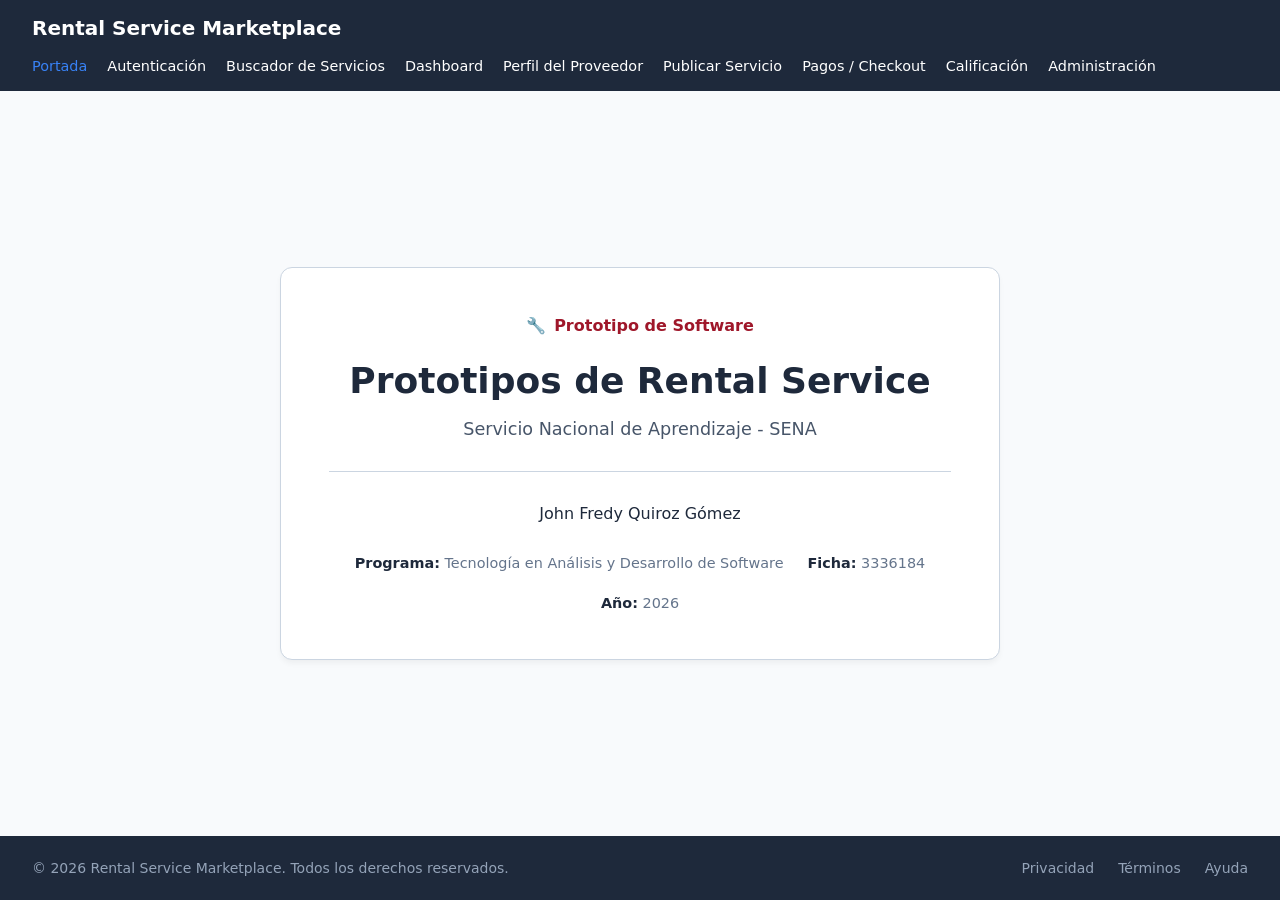
<file: web/index.html>
<!-- ==========================================================================
   AUTOR: Stiven Ariza Rodriguez
   FECHA: 09/06/2026
   DESCRIPCIÓN: Presentación de la autoría del prototipo de Rental Service Marketplace
   ========================================================================== -->

<!DOCTYPE html>
<html lang="es">
<head>
    <meta charset="UTF-8">
    <meta name="viewport" content="width=device-width, initial-scale=1.0">
    <title>Rental Service Marketplace - Portada</title>
    <link rel="stylesheet" href="styles.css">
</head>
<body>

    <header class="site-header">
        <h1>Rental Service Marketplace</h1>
        <nav class="main-nav" aria-label="Navegación entre pantallas del prototipo">
            <ul>
                <li><a href="index.html" class="active">Portada</a></li>
                <li><a href="login.html">Autenticación</a></li>
                <li><a href="buscador.html">Buscador de Servicios</a></li>
                <li><a href="dashboard.html">Dashboard</a></li>
                <li><a href="perfil.html">Perfil del Proveedor</a></li>
                <li><a href="publicar-servicio.html">Publicar Servicio</a></li>
                <li><a href="pagos.html">Pagos / Checkout</a></li>
                <li><a href="calificacion.html">Calificación</a></li>
                <li><a href="admin.html">Administración</a></li>
            </ul>
        </nav>
    </header>

    <main class="cover-main">
        <article class="surface-card cover-card">
            <div class="cover-badge">
                <span>🔧</span>
                <span>Prototipo de Software</span>
            </div>

            <h2>Prototipos de Rental Service</h2>
            <p class="institution">Servicio Nacional de Aprendizaje - SENA</p>

            <hr class="cover-divider">

            <ul class="authors-list">
                
                <li>John Fredy Quiroz Gómez</li>
                
       
                
            </ul>

            <div class="cover-meta">
                <span><strong>Programa:</strong> Tecnología en Análisis y Desarrollo de Software</span>
                <span><strong>Ficha:</strong> 3336184</span>
                <span><strong>Año:</strong> 2026</span>
            </div>
        </article>
    </main>

    <footer class="site-footer">
        <p>&copy; 2026 Rental Service Marketplace. Todos los derechos reservados.</p>
        <div class="footer-links">
            <a href="#privacidad">Privacidad</a>
            <a href="#terminos">Términos</a>
            <a href="#ayuda">Ayuda</a>
        </div>
    </footer>

    <script src="app.js"></script>
</body>
</html>
</file>
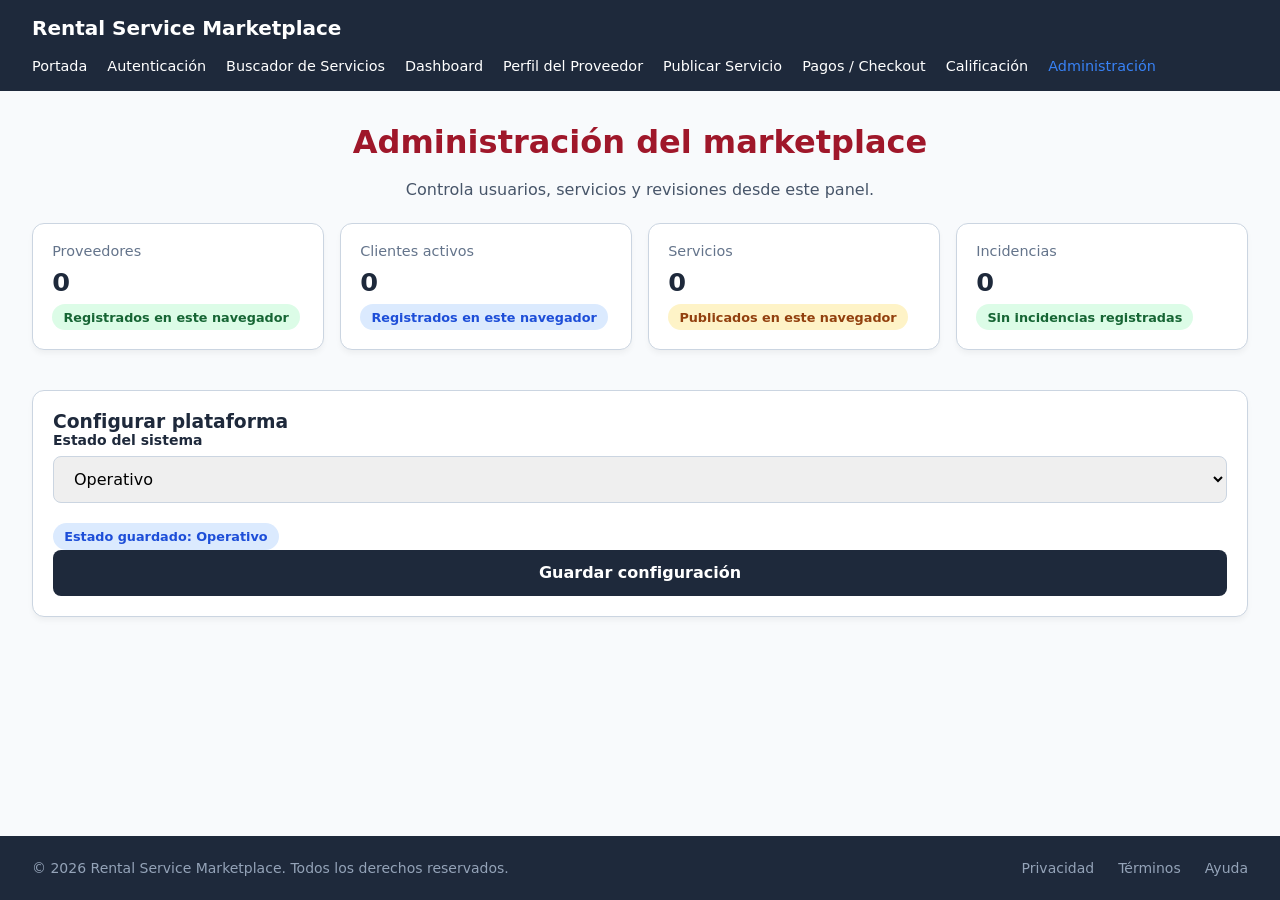
<file: web/admin.html>
<!DOCTYPE html>
<html lang="es">
<head>
    <meta charset="UTF-8">
    <meta name="viewport" content="width=device-width, initial-scale=1.0">
    <title>Rental Service Marketplace - Administración</title>
    <link rel="stylesheet" href="styles.css">
</head>
<body>
    <header class="site-header">
        <h1>Rental Service Marketplace</h1>
        <nav class="main-nav" aria-label="Navegación del prototipo">
            <ul>
                <li><a href="index.html">Portada</a></li>
                <li><a href="login.html">Autenticación</a></li>
                <li><a href="buscador.html">Buscador de Servicios</a></li>
                <li><a href="dashboard.html">Dashboard</a></li>
                <li><a href="perfil.html">Perfil del Proveedor</a></li>
                <li><a href="publicar-servicio.html">Publicar Servicio</a></li>
                <li><a href="pagos.html">Pagos / Checkout</a></li>
                <li><a href="calificacion.html">Calificación</a></li>
                <li><a href="admin.html" class="active">Administración</a></li>
            </ul>
        </nav>
    </header>

    <main class="profile-page">
        <section class="search-banner">
            <h2>Administración del marketplace</h2>
            <p>Controla usuarios, servicios y revisiones desde este panel.</p>
        </section>

        <section class="summary-grid">
            <article class="summary-card surface-card">
                <p class="summary-label">Proveedores</p>
                <h3 data-admin-providers>248</h3>
                <span class="status-chip chip-success">Registrados en este navegador</span>
            </article>
            <article class="summary-card surface-card">
                <p class="summary-label">Clientes activos</p>
                <h3 data-admin-clients>0</h3>
                <span class="status-chip chip-info">Registrados en este navegador</span>
            </article>
            <article class="summary-card surface-card">
                <p class="summary-label">Servicios</p>
                <h3 data-admin-services>652</h3>
                <span class="status-chip chip-warning">Publicados en este navegador</span>
            </article>
            <article class="summary-card surface-card">
                <p class="summary-label">Incidencias</p>
                <h3>0</h3>
                <span class="status-chip chip-success">Sin incidencias registradas</span>
            </article>
        </section>

        <section class="surface-card profile-card">
            <h3>Configurar plataforma</h3>
            <form id="system-form">
                <div class="form-group">
                    <label for="maintenance">Estado del sistema</label>
                    <select id="maintenance" class="text-field">
                        <option>Operativo</option>
                        <option>Mantenimiento programado</option>
                        <option>Solo lectura</option>
                    </select>
                </div>
                <p id="current-system-status" class="status-chip chip-info"></p>
                <button type="submit" class="btn-filled">Guardar configuración</button>
            </form>
        </section>
    </main>

    <footer class="site-footer">
        <p>&copy; 2026 Rental Service Marketplace. Todos los derechos reservados.</p>
        <div class="footer-links">
            <a href="#privacidad">Privacidad</a>
            <a href="#terminos">Términos</a>
            <a href="#ayuda">Ayuda</a>
        </div>
    </footer>

    <script src="app.js"></script>
</body>
</html>
</file>
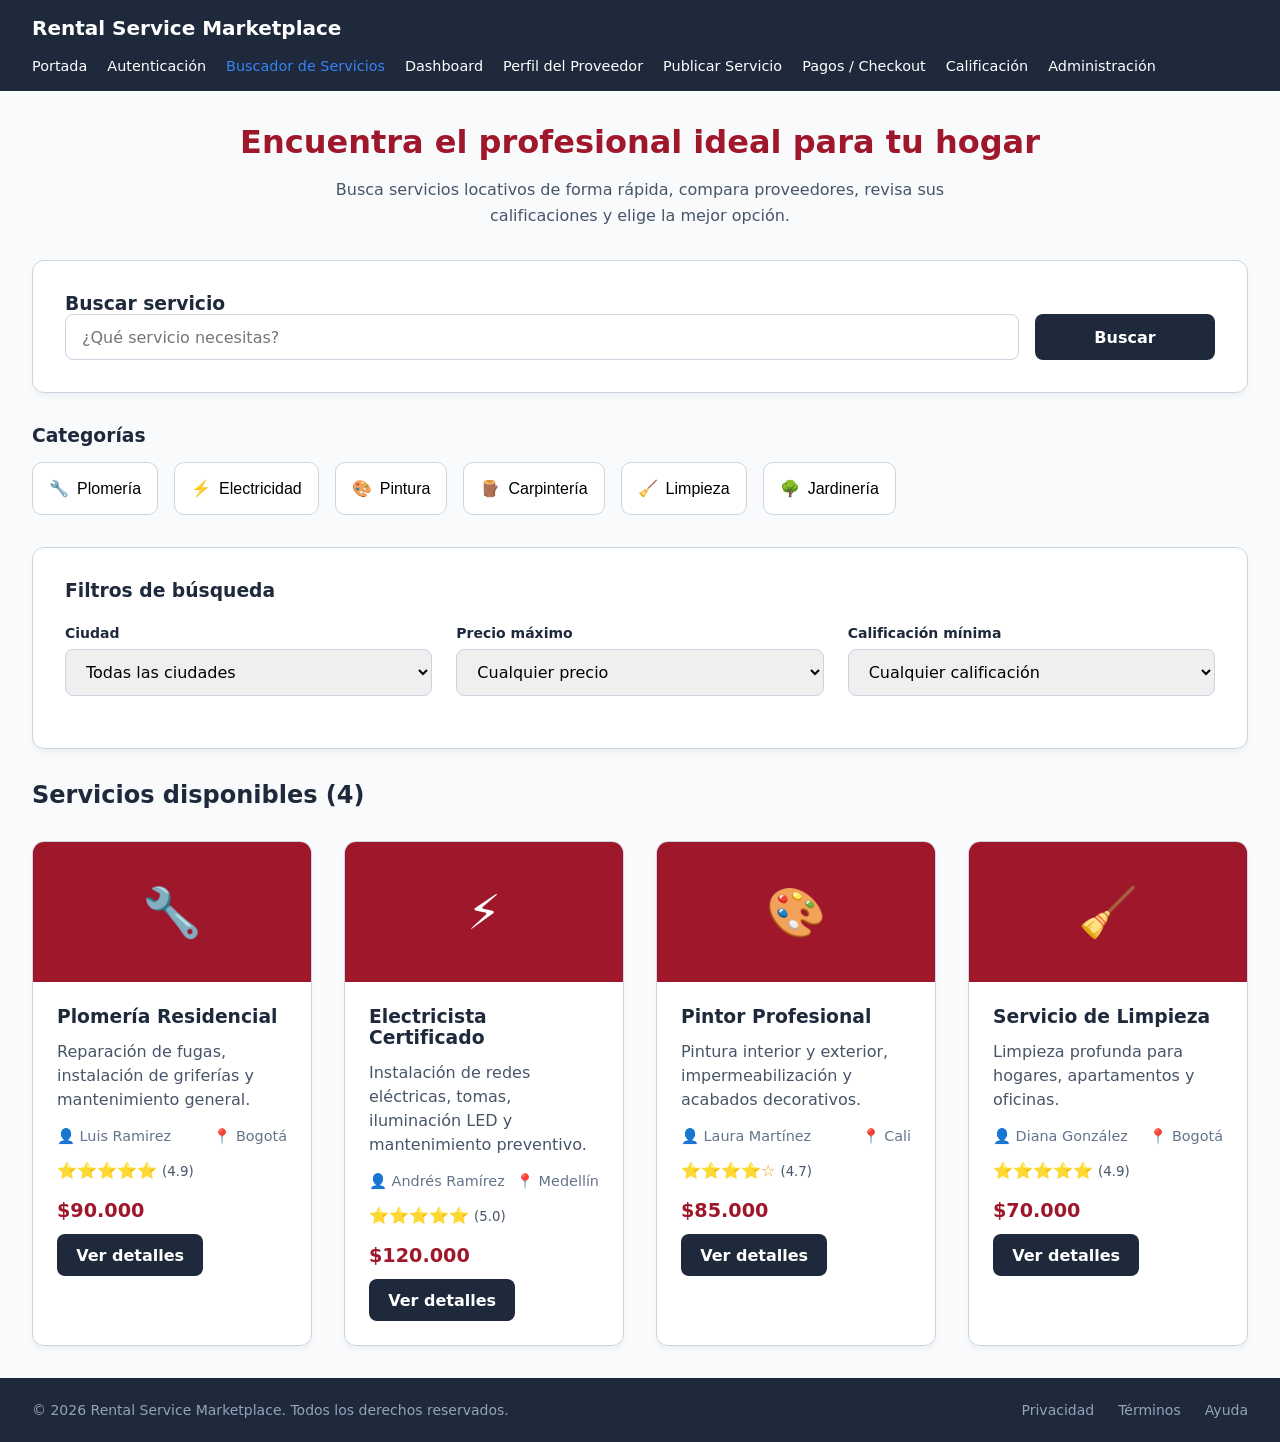
<file: web/buscador.html>
<!-- ==========================================================================
   AUTOR: Juan Esteban Bejarano Hernández
   FECHA: 10/07/2026
   DESCRIPCIÓN: Buscador avanzado de servicios locativos para clientes.
   ========================================================================== -->

<!DOCTYPE html>
<html lang="es">

<head>
    <meta charset="UTF-8">
    <meta name="viewport" content="width=device-width, initial-scale=1.0">
    <title>Rental Service Marketplace - Buscador de Servicios</title>

    <link rel="stylesheet" href="styles.css">

</head>

<body>

<header class="site-header">

    <h1>Rental Service Marketplace</h1>

    <nav class="main-nav" aria-label="Navegación entre pantallas del prototipo">

        <ul>

            <li><a href="index.html">Portada</a></li>

            <li><a href="login.html">Autenticación</a></li>

            <li><a href="buscador.html" class="active">Buscador de Servicios</a></li>

            <li><a href="dashboard.html">Dashboard</a></li>

            <li><a href="perfil.html">Perfil del Proveedor</a></li>

            <li><a href="publicar-servicio.html">Publicar Servicio</a></li>

            <li><a href="pagos.html">Pagos / Checkout</a></li>

            <li><a href="calificacion.html">Calificación</a></li>

            <li><a href="admin.html">Administración</a></li>

        </ul>

    </nav>

</header>

<main class="search-container">

    <section class="search-banner">

        <h2>Encuentra el profesional ideal para tu hogar</h2>

        <p>
            Busca servicios locativos de forma rápida, compara proveedores,
            revisa sus calificaciones y elige la mejor opción.
        </p>

    </section>

    <section class="surface-card search-box">

        <h3>Buscar servicio</h3>

        <form>

            <div class="search-input-group">

                <input
                    type="text"
                    class="text-field"
                    placeholder="¿Qué servicio necesitas?">

                <button
                    type="submit"
                    class="btn-filled">
                    Buscar
                </button>

            </div>

        </form>

    </section>

    <!-- ==========================================================
         Categorías
    =========================================================== -->

    <section class="categories-section">

        <h3>Categorías</h3>

        <div class="categories-list">

            <button type="button" class="category-item">
                🔧
                <span>Plomería</span>
            </button>

            <button type="button" class="category-item">
                ⚡
                <span>Electricidad</span>
            </button>

            <button type="button" class="category-item">
                🎨
                <span>Pintura</span>
            </button>

            <button type="button" class="category-item">
                🪵
                <span>Carpintería</span>
            </button>

            <button type="button" class="category-item">
                🧹
                <span>Limpieza</span>
            </button>

            <button type="button" class="category-item">
                🌳
                <span>Jardinería</span>
            </button>

        </div>

    </section>


    <!-- ==========================================================
         Filtros
    =========================================================== -->

    <section class="surface-card filters-card">

        <h3>Filtros de búsqueda</h3>

        <div class="filters-grid">

            <div class="form-group">

                <label for="city">
                    Ciudad
                </label>

                <select id="city" class="text-field">
                    <option value="">Todas las ciudades</option>
                    <option value="Bogotá">Bogotá</option>
                    <option value="Medellín">Medellín</option>
                    <option value="Cali">Cali</option>
                    <option value="Barranquilla">Barranquilla</option>

                </select>

            </div>

            <div class="form-group">

                <label for="price">

                    Precio máximo

                </label>

                <select id="price" class="text-field">
                    <option value="">Cualquier precio</option>
                    <option value="50000">Hasta $50.000</option>
                    <option value="100000">Hasta $100.000</option>
                    <option value="150000">Hasta $150.000</option>
                    <option value="200000">Hasta $200.000</option>

                </select>

            </div>

            <div class="form-group">

                <label for="rating">

                    Calificación mínima

                </label>

                <select id="rating" class="text-field">
                    <option value="">Cualquier calificación</option>
                    <option value="5">5 estrellas</option>
                    <option value="4">4 estrellas o más</option>
                    <option value="3">3 estrellas o más</option>

                </select>

            </div>

        </div>

    </section>


    <!-- ==========================================================
         Resultados
    =========================================================== -->

    <section class="results-section">

        <h2>

            Servicios disponibles

        </h2>

        <div class="services-grid">


            <!-- Tarjeta 1 -->

            <article class="surface-card service-card">

                <div class="service-image">

                    🔧

                </div>

                <div class="service-content">

                    <h3>

                        Plomería Residencial

                    </h3>

                    <p>

                        Reparación de fugas, instalación de griferías y mantenimiento general.

                    </p>

                    <div class="service-info">

                        <span>👤 Luis Ramirez</span>

                        <span>📍 Bogotá</span>

                    </div>

                    <div class="service-rating">

                        ⭐⭐⭐⭐⭐

                        <small>(4.9)</small>

                    </div>

                    <div class="service-footer">

                        <strong>$90.000</strong>

                        <button type="button" class="btn-filled" data-service-details>

                            Ver detalles

                        </button>

                    </div>

                </div>

            </article>

                        <!-- Tarjeta 2 -->

            <article class="surface-card service-card">

                <div class="service-image">
                    ⚡
                </div>

                <div class="service-content">

                    <h3>Electricista Certificado</h3>

                    <p>
                        Instalación de redes eléctricas, tomas,
                        iluminación LED y mantenimiento preventivo.
                    </p>

                    <div class="service-info">
                        <span>👤 Andrés Ramírez</span>
                        <span>📍 Medellín</span>
                    </div>

                    <div class="service-rating">
                        ⭐⭐⭐⭐⭐
                        <small>(5.0)</small>
                    </div>

                    <div class="service-footer">

                        <strong>$120.000</strong>

                        <button type="button" class="btn-filled" data-service-details>
                            Ver detalles
                        </button>

                    </div>

                </div>

            </article>



            <!-- Tarjeta 3 -->

            <article class="surface-card service-card">

                <div class="service-image">
                    🎨
                </div>

                <div class="service-content">

                    <h3>Pintor Profesional</h3>

                    <p>
                        Pintura interior y exterior,
                        impermeabilización y acabados decorativos.
                    </p>

                    <div class="service-info">

                        <span>👤 Laura Martínez</span>

                        <span>📍 Cali</span>

                    </div>

                    <div class="service-rating">

                        ⭐⭐⭐⭐☆

                        <small>(4.7)</small>

                    </div>

                    <div class="service-footer">

                        <strong>$85.000</strong>

                        <button type="button" class="btn-filled" data-service-details>

                            Ver detalles

                        </button>

                    </div>

                </div>

            </article>



            <!-- Tarjeta 4 -->

            <article class="surface-card service-card">

                <div class="service-image">
                    🧹
                </div>

                <div class="service-content">

                    <h3>Servicio de Limpieza</h3>

                    <p>
                        Limpieza profunda para hogares,
                        apartamentos y oficinas.
                    </p>

                    <div class="service-info">

                        <span>👤 Diana González</span>

                        <span>📍 Bogotá</span>

                    </div>

                    <div class="service-rating">

                        ⭐⭐⭐⭐⭐

                        <small>(4.9)</small>

                    </div>

                    <div class="service-footer">

                        <strong>$70.000</strong>

                        <button type="button" class="btn-filled" data-service-details>

                            Ver detalles

                        </button>

                    </div>

                </div>

            </article>

        </div>
        <p id="no-results" class="empty-state" hidden>No encontramos servicios con esos criterios. Cambia la búsqueda o los filtros.</p>

    </section>

</main>


<footer class="site-footer">

    <p>
        &copy; 2026 Rental Service Marketplace.
        Todos los derechos reservados.
    </p>

    <div class="footer-links">

        <a href="#privacidad">Privacidad</a>

        <a href="#terminos">Términos</a>

        <a href="#ayuda">Ayuda</a>

    </div>

</footer>

<script src="app.js"></script>
</body>

</html>
</file>
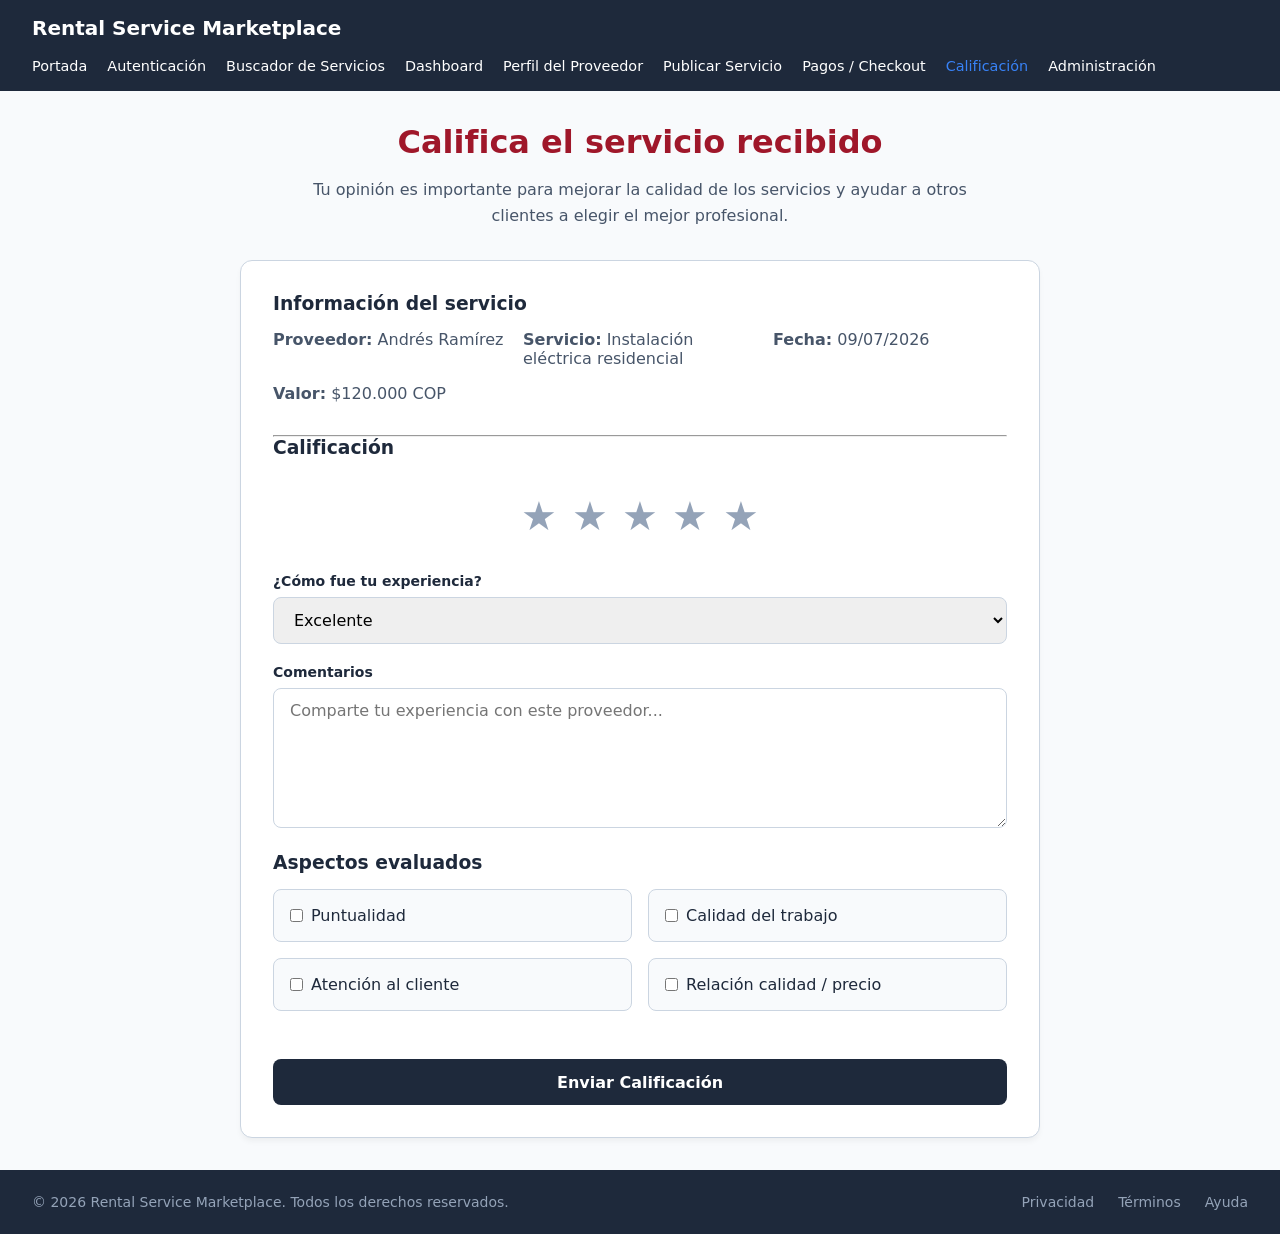
<file: web/calificacion.html>
<!-- ==========================================================================
   AUTOR: Juan Esteban Bejarano Hernández
   FECHA: 10/07/2026
   DESCRIPCIÓN: Pantalla de calificación y feedback del servicio.
   ========================================================================== -->
<!DOCTYPE html>
<html lang="es">

<head>

    <meta charset="UTF-8">

    <meta name="viewport" content="width=device-width, initial-scale=1.0">

    <title>Rental Service Marketplace - Calificación del Servicio</title>

    <link rel="stylesheet" href="styles.css">

</head>

<body>

<header class="site-header">

    <h1>Rental Service Marketplace</h1>

    <nav class="main-nav" aria-label="Navegación entre pantallas del prototipo">

        <ul>

            <li><a href="index.html">Portada</a></li>

            <li><a href="login.html">Autenticación</a></li>

            <li><a href="buscador.html">Buscador de Servicios</a></li>

            <li><a href="dashboard.html">Dashboard</a></li>

            <li><a href="perfil.html">Perfil del Proveedor</a></li>

            <li><a href="publicar-servicio.html">Publicar Servicio</a></li>

            <li><a href="pagos.html">Pagos / Checkout</a></li>

            <li><a href="calificacion.html" class="active">Calificación</a></li>

            <li><a href="admin.html">Administración</a></li>

        </ul>

    </nav>

</header>

<main class="rating-container">

    <section class="rating-banner">

        <h2>Califica el servicio recibido</h2>

        <p>

            Tu opinión es importante para mejorar la calidad de los servicios
            y ayudar a otros clientes a elegir el mejor profesional.

        </p>

    </section>

    <section class="surface-card rating-card">

        <h3>Información del servicio</h3>

        <div class="service-summary">

            <p><strong>Proveedor:</strong> Andrés Ramírez</p>

            <p><strong>Servicio:</strong> Instalación eléctrica residencial</p>

            <p><strong>Fecha:</strong> 09/07/2026</p>

            <p><strong>Valor:</strong> $120.000 COP</p>

        </div>

        <hr>

        <h3>Calificación</h3>

        <form id="review-form">
        <div class="stars" role="group" aria-label="Selecciona una calificación de una a cinco estrellas">
            <button type="button" class="rating-star" data-rating aria-label="1 estrella" aria-pressed="false">★</button>
            <button type="button" class="rating-star" data-rating aria-label="2 estrellas" aria-pressed="false">★</button>
            <button type="button" class="rating-star" data-rating aria-label="3 estrellas" aria-pressed="false">★</button>
            <button type="button" class="rating-star" data-rating aria-label="4 estrellas" aria-pressed="false">★</button>
            <button type="button" class="rating-star" data-rating aria-label="5 estrellas" aria-pressed="false">★</button>
        </div>

        <div class="form-group">

            <label for="experience">

                ¿Cómo fue tu experiencia?

            </label>

            <select id="experience" class="text-field">

                <option>Excelente</option>
                <option>Muy buena</option>
                <option>Buena</option>
                <option>Regular</option>
                <option>Mala</option>

            </select>

        </div>

        <div class="form-group">

            <label for="comments">

                Comentarios

            </label>

            <textarea
                id="comments"
                class="text-field"
                rows="6"
                placeholder="Comparte tu experiencia con este proveedor..."></textarea>

        </div>

        <h3>Aspectos evaluados</h3>

        <div class="rating-options">

            <label class="checkbox-group">

                <input type="checkbox" name="aspects" value="Puntualidad">

                Puntualidad

            </label>

            <label class="checkbox-group">

                <input type="checkbox" name="aspects" value="Calidad del trabajo">

                Calidad del trabajo

            </label>

            <label class="checkbox-group">

                <input type="checkbox" name="aspects" value="Atención al cliente">

                Atención al cliente

            </label>

            <label class="checkbox-group">

                <input type="checkbox" name="aspects" value="Relación calidad / precio">

                Relación calidad / precio

            </label>

        </div>

        <button type="submit" class="btn-filled">

            Enviar Calificación

        </button>
        </form>

    </section>

</main>

<footer class="site-footer">

    <p>

        &copy; 2026 Rental Service Marketplace.
        Todos los derechos reservados.

    </p>

    <div class="footer-links">

        <a href="#privacidad">Privacidad</a>

        <a href="#terminos">Términos</a>

        <a href="#ayuda">Ayuda</a>

    </div>

</footer>

<script src="app.js"></script>
</body>

</html>
</file>
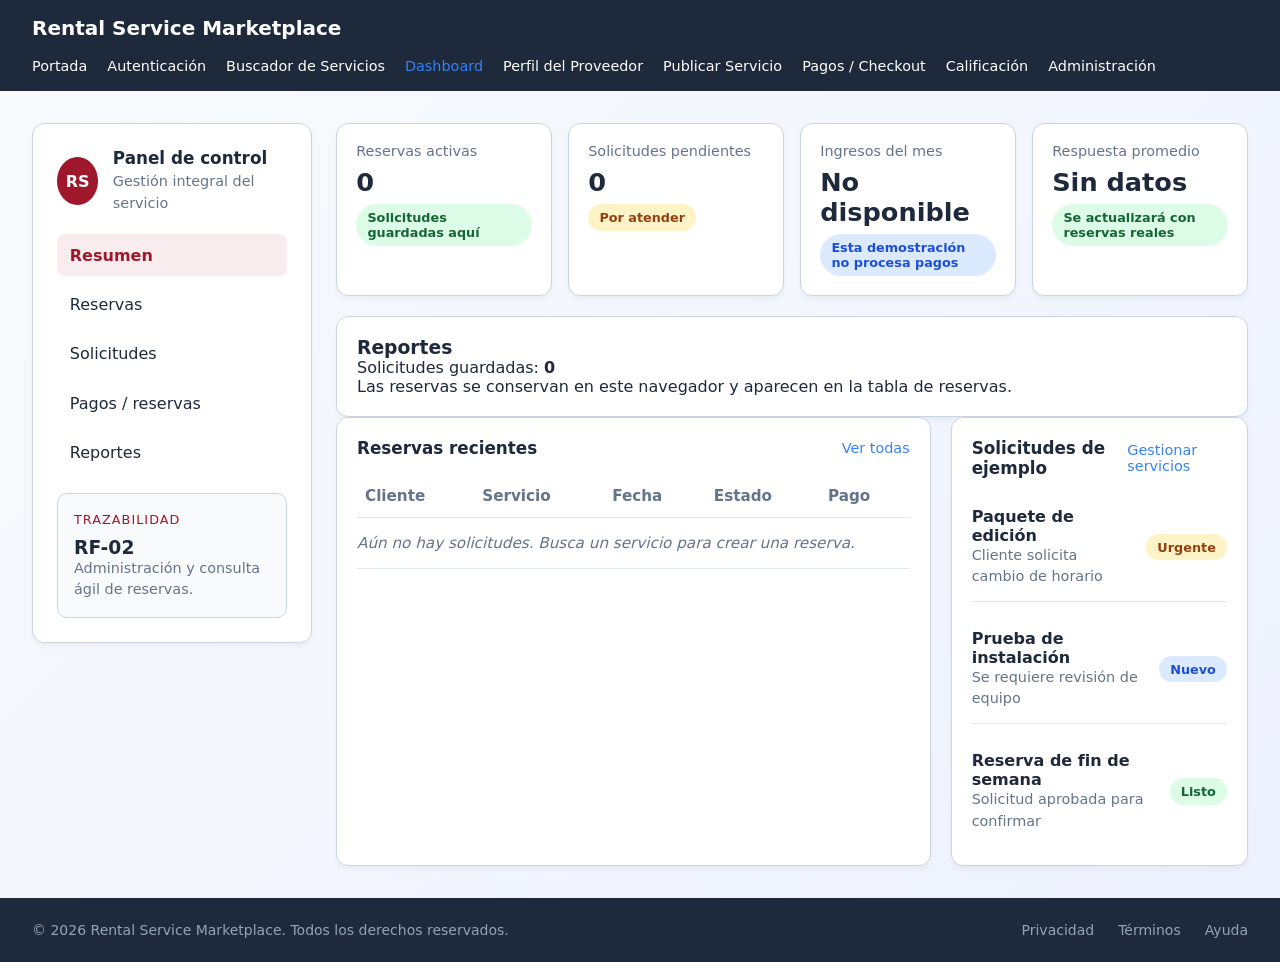
<file: web/dashboard.html>
<!-- ==========================================================================
   AUTOR: Jhon fredy quiroz gomez
   FECHA: 12/07/2026
   DESCRIPCIÓN:  Dashboard de Control de Servicios.
   ========================================================================== -->



<!DOCTYPE html>
<html lang="es">
<head>
    <meta charset="UTF-8">
    <meta name="viewport" content="width=device-width, initial-scale=1.0">
    <title>Rental Service Marketplace - Dashboard</title>
    <link rel="stylesheet" href="styles.css">
</head>
<body>
    <header class="site-header">
        <h1>Rental Service Marketplace</h1>
        <nav class="main-nav" aria-label="Navegación del prototipo">
            <ul>
                <li><a href="index.html">Portada</a></li>
                <li><a href="login.html">Autenticación</a></li>
                <li><a href="buscador.html">Buscador de Servicios</a></li>
                <li><a href="dashboard.html" class="active">Dashboard</a></li>
                <li><a href="perfil.html">Perfil del Proveedor</a></li>
                <li><a href="publicar-servicio.html">Publicar Servicio</a></li>
                <li><a href="pagos.html">Pagos / Checkout</a></li>
                <li><a href="calificacion.html">Calificación</a></li>
                <li><a href="admin.html">Administración</a></li>
            </ul>
        </nav>
    </header>

    <main class="dashboard-page">
        <section class="dashboard-shell">
            <aside class="dashboard-sidebar surface-card">
                <div class="sidebar-brand">
                    <div class="sidebar-logo">RS</div>
                    <div>
                        <h2>Panel de control</h2>
                        <p>Gestión integral del servicio</p>
                    </div>
                </div>

                <nav class="sidebar-nav" aria-label="Navegación lateral">
                    <a href="#resumen" class="active">Resumen</a>
                    <a href="#reservas">Reservas</a>
                    <a href="#solicitudes">Solicitudes</a>
                    <a href="pagos.html">Pagos / reservas</a>
                    <a href="#reportes">Reportes</a>
                </nav>

                <div class="sidebar-card">
                    <p class="label">Trazabilidad</p>
                    <h3>RF-02</h3>
                    <p>Administración y consulta ágil de reservas.</p>
                </div>
            </aside>

            <div class="dashboard-content">
                <section class="summary-grid" id="resumen">
                    <article class="summary-card surface-card">
                        <p class="summary-label">Reservas activas</p>
                        <h3 data-booking-count>0</h3>
                        <span class="status-chip chip-success">Solicitudes guardadas aquí</span>
                    </article>
                    <article class="summary-card surface-card">
                        <p class="summary-label">Solicitudes pendientes</p>
                        <h3 data-booking-pending>0</h3>
                        <span class="status-chip chip-warning">Por atender</span>
                    </article>
                    <article class="summary-card surface-card">
                        <p class="summary-label">Ingresos del mes</p>
                        <h3>No disponible</h3>
                        <span class="status-chip chip-info">Esta demostración no procesa pagos</span>
                    </article>
                    <article class="summary-card surface-card">
                        <p class="summary-label">Respuesta promedio</p>
                        <h3>Sin datos</h3>
                        <span class="status-chip chip-success">Se actualizará con reservas reales</span>
                    </article>
                </section>
                <section id="reportes" class="surface-card profile-card" style="margin-top: 1.25rem;">
                    <h3>Reportes</h3>
                    <p>Solicitudes guardadas: <strong data-booking-count>0</strong></p>
                    <p>Las reservas se conservan en este navegador y aparecen en la tabla de reservas.</p>
                </section>

                <section class="dashboard-grid">
                    <article class="surface-card table-card">
                        <div class="section-title">
                            <h3>Reservas recientes</h3>
                            <a href="#reservas">Ver todas</a>
                        </div>
                        <table id="reservas">
                            <thead>
                                <tr>
                                    <th>Cliente</th>
                                    <th>Servicio</th>
                                    <th>Fecha</th>
                                    <th>Estado</th>
                                    <th>Pago</th>
                                </tr>
                            </thead>
                            <tbody data-bookings>
                                <tr>
                                    <td colspan="5" class="empty-state" data-empty-booking>Aún no hay solicitudes. Busca un servicio para crear una reserva.</td>
                                </tr>
                            </tbody>
                        </table>
                    </article>

                    <article class="surface-card requests-card" id="solicitudes">
                        <div class="section-title">
                            <h3>Solicitudes de ejemplo</h3>
                            <a href="publicar-servicio.html">Gestionar servicios</a>
                        </div>
                        <ul class="request-list">
                            <li>
                                <div>
                                    <strong>Paquete de edición</strong>
                                    <p>Cliente solicita cambio de horario</p>
                                </div>
                                <span class="status-chip chip-warning">Urgente</span>
                            </li>
                            <li>
                                <div>
                                    <strong>Prueba de instalación</strong>
                                    <p>Se requiere revisión de equipo</p>
                                </div>
                                <span class="status-chip chip-info">Nuevo</span>
                            </li>
                            <li>
                                <div>
                                    <strong>Reserva de fin de semana</strong>
                                    <p>Solicitud aprobada para confirmar</p>
                                </div>
                                <span class="status-chip chip-success">Listo</span>
                            </li>
                        </ul>
                    </article>
                </section>
            </div>
        </section>
    </main>

    <footer class="site-footer">
        <p>&copy; 2026 Rental Service Marketplace. Todos los derechos reservados.</p>
        <div class="footer-links">
            <a href="#privacidad">Privacidad</a>
            <a href="#terminos">Términos</a>
            <a href="#ayuda">Ayuda</a>
        </div>
    </footer>
    <script src="app.js"></script>
</body>
</html>
</file>
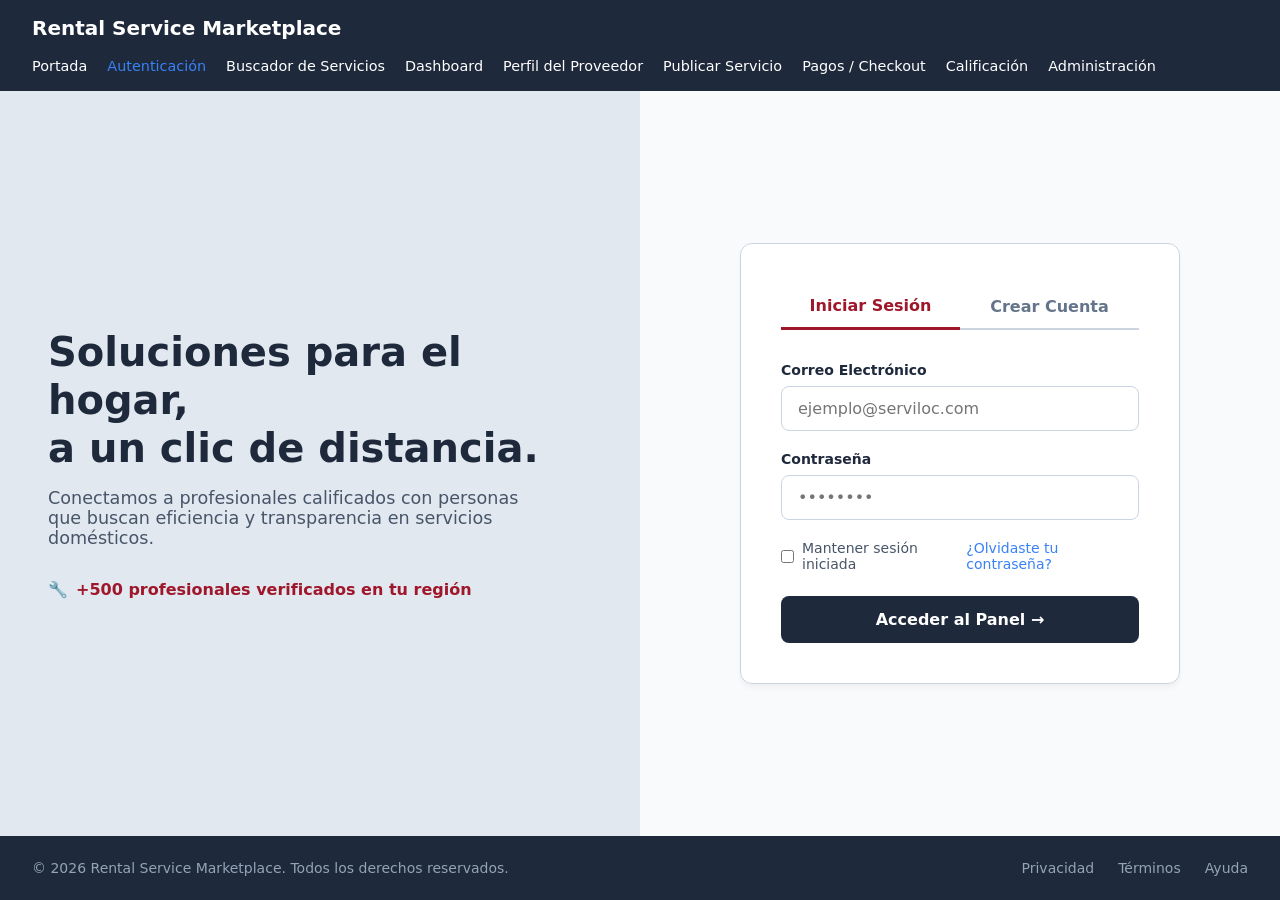
<file: web/login.html>
<!-- ==========================================================================
   AUTOR: Stiven Ariza Rodriguez
   FECHA: 09/06/2026
   DESCRIPCIÓN: Login y registro de usuarios para el prototipo de Rental Service Marketplace
   ========================================================================== -->

<!DOCTYPE html>
<html lang="es">
<head>
    <meta charset="UTF-8">
    <meta name="viewport" content="width=device-width, initial-scale=1.0">
    <title>Rental Service Marketplace - Autenticación</title>
    <link rel="stylesheet" href="styles.css">
</head>
<body>

    <header class="site-header">
        <h1>Rental Service Marketplace</h1>
        <nav class="main-nav" aria-label="Navegación entre pantallas del prototipo">
            <ul>
                <li><a href="index.html">Portada</a></li>
                <li><a href="login.html" class="active">Autenticación</a></li>
                <li><a href="buscador.html">Buscador de Servicios</a></li>
                <li><a href="dashboard.html">Dashboard</a></li>
                <li><a href="perfil.html">Perfil del Proveedor</a></li>
                <li><a href="publicar-servicio.html">Publicar Servicio</a></li>
                <li><a href="pagos.html">Pagos / Checkout</a></li>
                <li><a href="calificacion.html">Calificación</a></li>
                <li><a href="admin.html">Administración</a></li>
            </ul>
        </nav>
    </header>

    <main class="auth-container">
        
        <section class="brand-side" aria-label="Información de la plataforma">
            <h2>Soluciones para el hogar,<br>a un clic de distancia.</h2>
            <p>Conectamos a profesionales calificados con personas que buscan eficiencia y transparencia en servicios domésticos.</p>
            <div class="badge-info">
                <span>🔧</span>
                <span>+500 profesionales verificados en tu región</span>
            </div>
        </section>

        <section class="form-side" aria-label="Formulario de ingreso">
            <article class="surface-card">
                
                <div class="tabs-selector" role="tablist">
                    <button type="button" class="tab-btn active" id="tab-login" role="tab" aria-selected="true" aria-controls="login-form">Iniciar Sesión</button>
                    <button type="button" class="tab-btn" id="tab-register" role="tab" aria-selected="false" aria-controls="register-form">Crear Cuenta</button>
                </div>

                <form id="login-form" action="#" method="POST">
                    <div class="form-group">
                        <label for="email">Correo Electrónico</label>
                        <input type="email" id="email" name="email" class="text-field" placeholder="ejemplo@serviloc.com" required autocomplete="username">
                    </div>

                    <div class="form-group">
                        <label for="password">Contraseña</label>
                        <input type="password" id="password" name="password" class="text-field" placeholder="••••••••" required autocomplete="current-password">
                    </div>

                    <div class="form-options">
                        <div class="checkbox-group">
                            <input type="checkbox" id="remember" name="remember">
                            <label for="remember" style="margin-bottom: 0; font-weight: normal; color: #475569;">Mantener sesión iniciada</label>
                        </div>
                        <a href="#recuperar">¿Olvidaste tu contraseña?</a>
                    </div>

                    <button type="submit" class="btn-filled">Acceder al Panel →</button>
                </form>

                <form id="register-form" action="#" method="POST" hidden>
                    <div class="form-group">
                        <label for="reg-name">Nombre Completo</label>
                        <input type="text" id="reg-name" name="name" class="text-field" placeholder="Juan Pérez" required autocomplete="name">
                    </div>

                    <div class="form-group">
                        <label for="reg-email">Correo Electrónico</label>
                        <input type="email" id="reg-email" name="email" class="text-field" placeholder="ejemplo@serviloc.com" required autocomplete="email">
                    </div>

                    <div class="form-group">
                        <label for="reg-password">Contraseña</label>
                        <input type="password" id="reg-password" name="password" class="text-field" placeholder="••••••••" required autocomplete="new-password">
                    </div>

                    <div class="form-group">
                        <label for="reg-password-confirm">Confirmar Contraseña</label>
                        <input type="password" id="reg-password-confirm" name="password_confirm" class="text-field" placeholder="••••••••" required autocomplete="new-password">
                    </div>

                    <div class="form-group">
                        <label>Tipo de Cuenta</label>
                        <div class="radio-group">
                            <label class="radio-option">
                                <input type="radio" name="role" value="cliente" checked>
                                Cliente
                            </label>
                            <label class="radio-option">
                                <input type="radio" name="role" value="proveedor">
                                Proveedor
                            </label>
                        </div>
                    </div>

                    <div class="form-options">
                        <div class="checkbox-group">
                            <input type="checkbox" id="terms" name="terms" required>
                            <label for="terms" style="margin-bottom: 0; font-weight: normal; color: #475569;">Acepto los <a href="#terminos">términos y condiciones</a></label>
                        </div>
                    </div>

                    <button type="submit" class="btn-filled">Crear Cuenta →</button>
                </form>

            </article>
        </section>
    </main>

    <footer class="site-footer">
        <p>&copy; 2026 Rental Service Marketplace. Todos los derechos reservados.</p>
        <div class="footer-links">
            <a href="#privacidad">Privacidad</a>
            <a href="#terminos">Términos</a>
            <a href="#ayuda">Ayuda</a>
        </div>
    </footer>

    <script src="app.js"></script>
</body>
</html>
</file>
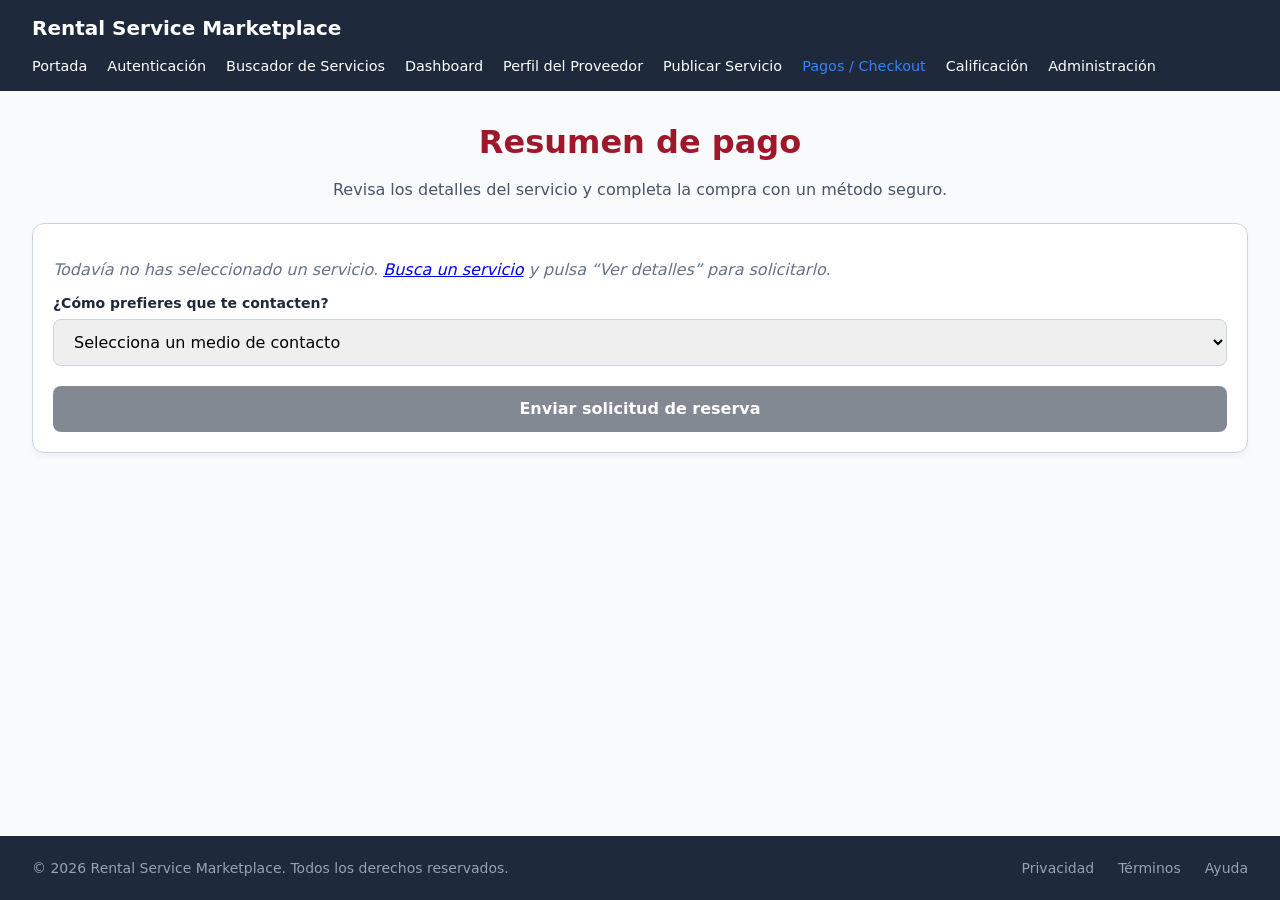
<file: web/pagos.html>
<!DOCTYPE html>
<html lang="es">
<head>
    <meta charset="UTF-8">
    <meta name="viewport" content="width=device-width, initial-scale=1.0">
    <title>Rental Service Marketplace - Pagos</title>
    <link rel="stylesheet" href="styles.css">
</head>
<body>
    <header class="site-header">
        <h1>Rental Service Marketplace</h1>
        <nav class="main-nav" aria-label="Navegación del prototipo">
            <ul>
                <li><a href="index.html">Portada</a></li>
                <li><a href="login.html">Autenticación</a></li>
                <li><a href="buscador.html">Buscador de Servicios</a></li>
                <li><a href="dashboard.html">Dashboard</a></li>
                <li><a href="perfil.html">Perfil del Proveedor</a></li>
                <li><a href="publicar-servicio.html">Publicar Servicio</a></li>
                <li><a href="pagos.html" class="active">Pagos / Checkout</a></li>
                <li><a href="calificacion.html">Calificación</a></li>
                <li><a href="admin.html">Administración</a></li>
            </ul>
        </nav>
    </header>

    <main class="profile-page">
        <section class="search-banner">
            <h2>Resumen de pago</h2>
            <p>Revisa los detalles del servicio y completa la compra con un método seguro.</p>
        </section>

        <section class="surface-card profile-card">
            <p id="checkout-empty" class="empty-state">Todavía no has seleccionado un servicio. <a href="buscador.html">Busca un servicio</a> y pulsa “Ver detalles” para solicitarlo.</p>
            <div id="checkout-summary" hidden>
                <h3>Servicio solicitado</h3>
                <div class="service-summary">
                    <p><strong>Proveedor:</strong> <span id="checkout-provider"></span></p>
                    <p><strong>Servicio:</strong> <span id="checkout-title"></span></p>
                    <p><strong>Ciudad:</strong> <span id="checkout-city"></span></p>
                    <p><strong>Valor:</strong> <span id="checkout-price"></span></p>
                </div>
                <p class="payment-notice">Esta demostración no realiza cobros. Al confirmar, guardarás una solicitud local de reserva.</p>
            </div>
            <form id="payment-form">
                <div class="form-group">
                    <label for="payment-method">¿Cómo prefieres que te contacten?</label>
                    <select id="payment-method" class="text-field" required>
                        <option value="">Selecciona un medio de contacto</option>
                        <option>WhatsApp</option>
                        <option>Correo electrónico</option>
                        <option>Llamada telefónica</option>
                    </select>
                </div>
                <button type="submit" class="btn-filled">Enviar solicitud de reserva</button>
            </form>
        </section>
    </main>

    <footer class="site-footer">
        <p>&copy; 2026 Rental Service Marketplace. Todos los derechos reservados.</p>
        <div class="footer-links">
            <a href="#privacidad">Privacidad</a>
            <a href="#terminos">Términos</a>
            <a href="#ayuda">Ayuda</a>
        </div>
    </footer>

    <script src="app.js"></script>
</body>
</html>
</file>
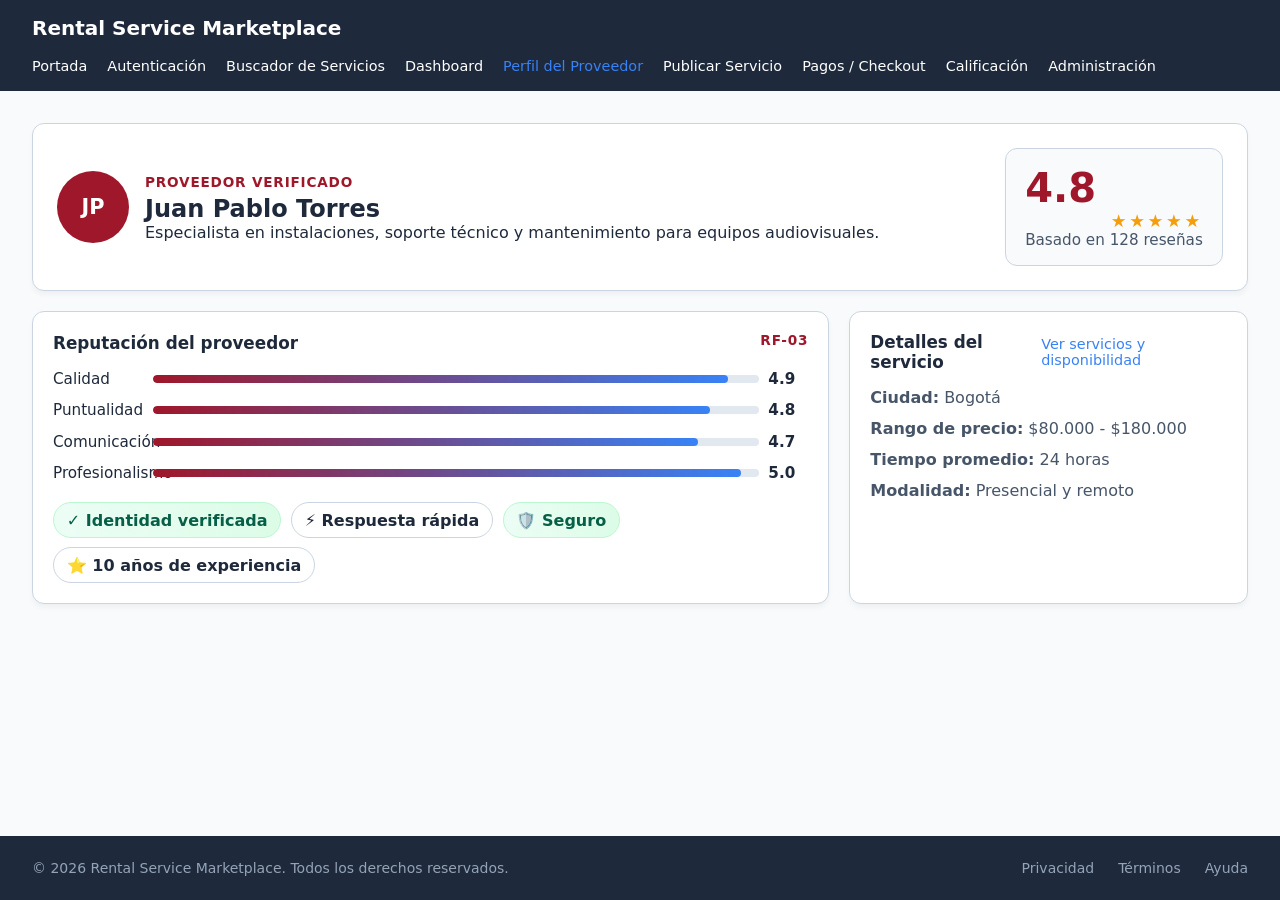
<file: web/perfil.html>
<!-- ==========================================================================
   AUTOR: Jhon fredy quiroz gomez
   FECHA: 12/07/2026
   DESCRIPCIÓN:  Vista de Perfil Público y Reputación del Proveedor
   ========================================================================== -->


<!DOCTYPE html>
<html lang="es">
<head>
    <meta charset="UTF-8">
    <meta name="viewport" content="width=device-width, initial-scale=1.0">
    <title>Rental Service Marketplace - Perfil del Proveedor</title>
    <link rel="stylesheet" href="styles.css">
</head>
<body>
    <header class="site-header">
        <h1>Rental Service Marketplace</h1>
        <nav class="main-nav" aria-label="Navegación del prototipo">
            <ul>
                <li><a href="index.html">Portada</a></li>
                <li><a href="login.html">Autenticación</a></li>
                <li><a href="buscador.html">Buscador de Servicios</a></li>
                <li><a href="dashboard.html">Dashboard</a></li>
                <li><a href="perfil.html" class="active">Perfil del Proveedor</a></li>
                <li><a href="publicar-servicio.html">Publicar Servicio</a></li>
                <li><a href="pagos.html">Pagos / Checkout</a></li>
                <li><a href="calificacion.html">Calificación</a></li>
                <li><a href="admin.html">Administración</a></li>
            </ul>
        </nav>
    </header>

    <main class="profile-page">
        <section class="profile-hero surface-card">
            <div class="profile-hero__info">
                <div class="profile-avatar">JP</div>
                <div>
                    <p class="profile-badge">Proveedor verificado</p>
                    <h2>Juan Pablo Torres</h2>
                    <p>Especialista en instalaciones, soporte técnico y mantenimiento para equipos audiovisuales.</p>
                </div>
            </div>
            <div class="profile-score" id="rating-widget" data-rating="4.8" data-max="5" data-reviews="128">
                <div>
                    <span class="score-number" id="score-number">4.8</span>
                    <div class="score-sub">
                        <div id="stars" class="stars-row" aria-hidden="true">★★★★★</div>
                        <p id="reviews-count">Basado en 128 reseñas</p>
                    </div>
                </div>
            </div>
        </section>

        <section class="profile-grid">
            <article class="surface-card profile-card">
                <div class="section-title">
                    <h3>Reputación del proveedor</h3>
                    <span class="profile-badge">RF-03</span>
                </div>

                <div class="rating-bars">
                    <div class="rating-row">
                        <span>Calidad</span>
                        <div class="bar"><div style="width: 95%"></div></div>
                        <strong>4.9</strong>
                    </div>
                    <div class="rating-row">
                        <span>Puntualidad</span>
                        <div class="bar"><div style="width: 92%"></div></div>
                        <strong>4.8</strong>
                    </div>
                    <div class="rating-row">
                        <span>Comunicación</span>
                        <div class="bar"><div style="width: 90%"></div></div>
                        <strong>4.7</strong>
                    </div>
                    <div class="rating-row">
                        <span>Profesionalismo</span>
                        <div class="bar"><div style="width: 97%"></div></div>
                        <strong>5.0</strong>
                    </div>
                </div>

                <div class="chips-row" id="assist-chips">
                    <span class="assist-chip assist-chip--verified">✓ Identidad verificada</span>
                    <span class="assist-chip">⚡ Respuesta rápida</span>
                    <span class="assist-chip assist-chip--verified">🛡️ Seguro</span>
                    <span class="assist-chip">⭐ 10 años de experiencia</span>
                </div>
            </article>

            <article class="surface-card profile-card">
                <div class="section-title">
                    <h3>Detalles del servicio</h3>
                    <a href="buscador.html">Ver servicios y disponibilidad</a>
                </div>
                <ul class="detail-list">
                    <li><strong>Ciudad:</strong> Bogotá</li>
                    <li><strong>Rango de precio:</strong> $80.000 - $180.000</li>
                    <li><strong>Tiempo promedio:</strong> 24 horas</li>
                    <li><strong>Modalidad:</strong> Presencial y remoto</li>
                </ul>
            </article>
        </section>
    </main>

    <footer class="site-footer">
        <p>&copy; 2026 Rental Service Marketplace. Todos los derechos reservados.</p>
        <div class="footer-links">
            <a href="#privacidad">Privacidad</a>
            <a href="#terminos">Términos</a>
            <a href="#ayuda">Ayuda</a>
        </div>
    </footer>
    <script src="app.js"></script>
</body>
</html>
</file>
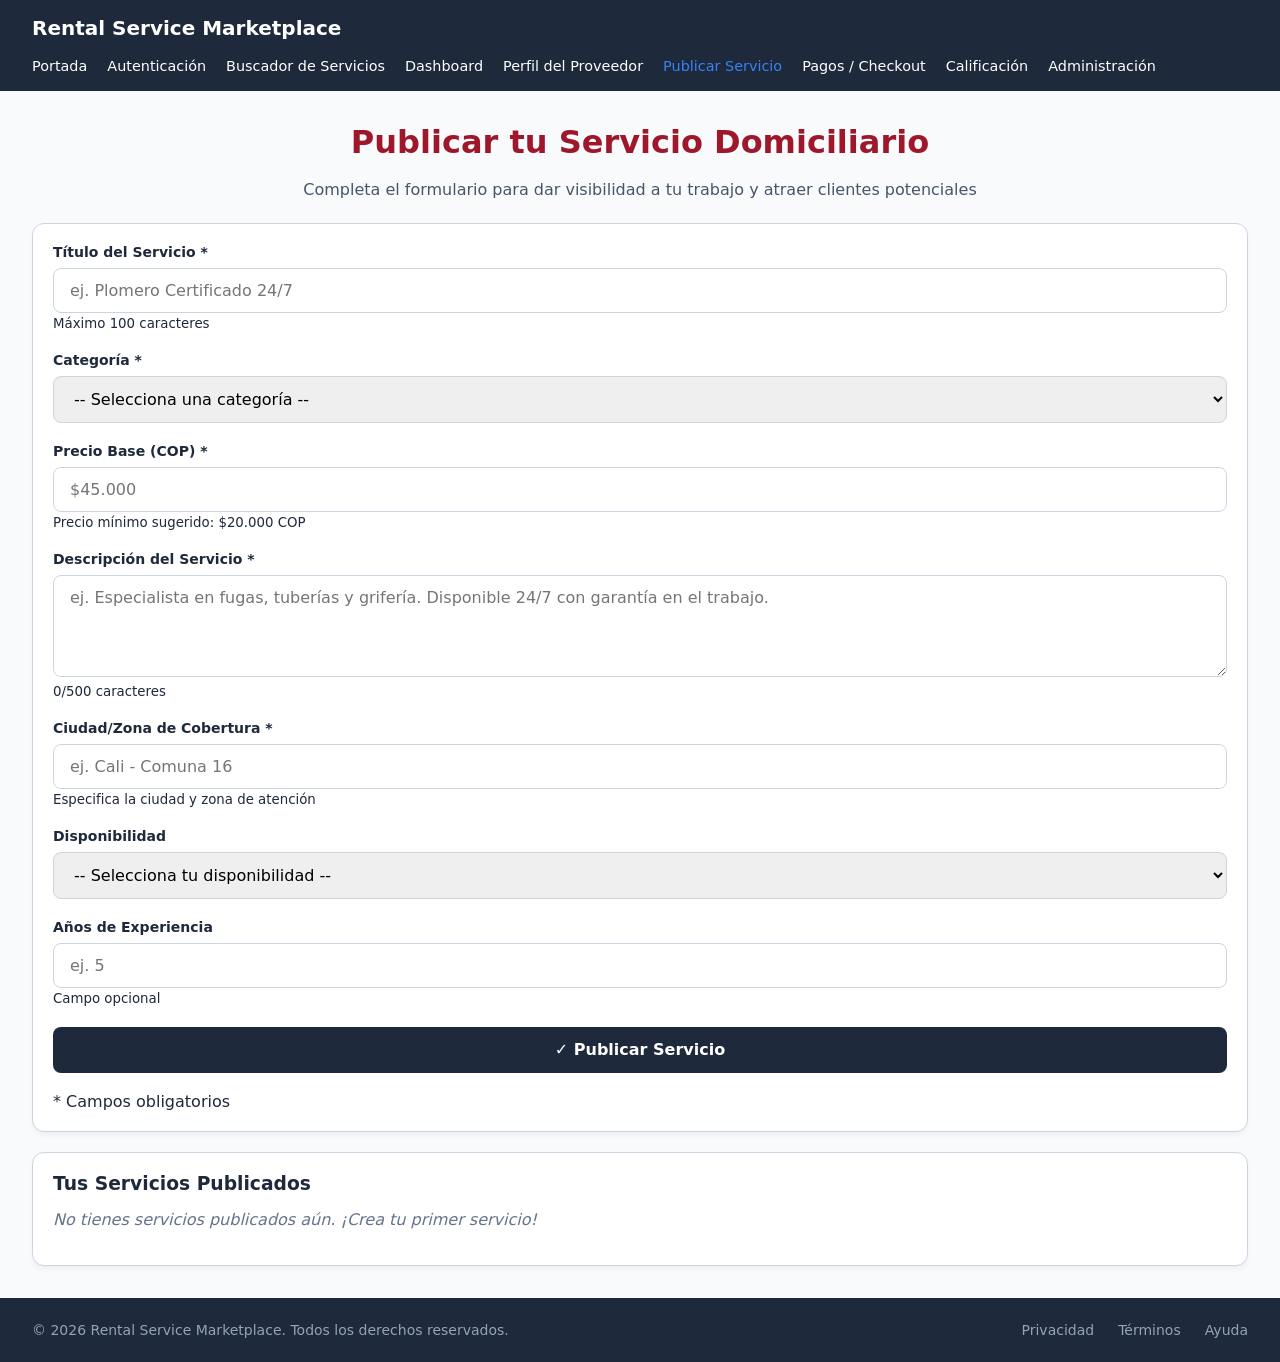
<file: web/publicar-servicio.html>
<!DOCTYPE html>
<html lang="es">

<head>
    <meta charset="UTF-8">
    <meta name="viewport" content="width=device-width, initial-scale=1.0">
    <title>Rental Service Marketplace - Publicar Servicio </title>

    <link rel="stylesheet" href="styles.css">

</head>

<body>

    <header class="site-header">

        <h1>Rental Service Marketplace</h1>

        <nav class="main-nav" aria-label="Navegación entre pantallas del prototipo">

            <ul>

                <li><a href="index.html">Portada</a></li>

                <li><a href="login.html">Autenticación</a></li>

                <li><a href="buscador.html">Buscador de Servicios</a></li>

                <li><a href="dashboard.html">Dashboard</a></li>

                <li><a href="perfil.html">Perfil del Proveedor</a></li>

                <li><a href="publicar-servicio.html" class="active">Publicar Servicio</a></li>

                <li><a href="pagos.html">Pagos / Checkout</a></li>

                <li><a href="calificacion.html">Calificación</a></li>

                <li><a href="admin.html">Administración</a></li>

            </ul>

        </nav>

    </header>

    <main class="profile-page">
        <section class="search-banner">

            <h2>Publicar tu Servicio Domiciliario</h2>
            <p>Completa el formulario para dar visibilidad a tu trabajo y atraer clientes potenciales</p>

        </section>
        <section class="profile-card surface-card">


            <form id="formPublicarServicio">

                <!-- Campo: Título del Servicio -->
                <div class="form-group">
                    <label for="tituloServicio">
                        Título del Servicio <span class="asterisco" aria-label="Campo obligatorio">*</span>
                    </label>
                    <input type="text" id="tituloServicio" name="tituloServicio" class="text-field"
                        placeholder="ej. Plomero Certificado 24/7" maxlength="100" required aria-required="true"
                        aria-describedby="errorTituloServicio">
                    <small class="form-hint">Máximo 100 caracteres</small>
                    <div id="errorTituloServicio" class="error-message" role="alert"></div>
                </div>

                <!-- Campo: Categoría -->
                <div class="form-group">
                    <label for="categoria">
                        Categoría <span class="asterisco" aria-label="Campo obligatorio">*</span>
                    </label>
                    <select id="categoria" name="categoria" class="text-field" required aria-required="true"
                        aria-describedby="errorCategoria">
                        <option value="">-- Selecciona una categoría --</option>
                        <option value="plomeria">Plomería</option>
                        <option value="electricidad">Electricidad</option>
                        <option value="limpieza">Limpieza</option>
                        <option value="jardineria">Jardinería</option>
                        <option value="reparaciones">Reparaciones del Hogar</option>
                        <option value="pintura">Pintura</option>
                        <option value="carpinteria">Carpintería</option>
                        <option value="tecnologia">Tecnología/Informática</option>
                        <option value="mudanzas">Mudanzas y Logística</option>
                        <option value="otro">Otro Servicio</option>
                    </select>
                    <div id="errorCategoria" class="error-message" role="alert"></div>
                </div>

                <!-- Campo: Precio Base -->
                <div class="form-group">
                    <label for="precioBase" class="form-label">
                        Precio Base (COP) <span class="asterisco" aria-label="Campo obligatorio">*</span>
                    </label>
                    <div class="input-group">

                        <input type="number" id="precioBase" name="precioBase" class="text-field" placeholder="$45.000"
                                min="1000" step="1000" required aria-required="true"
                            aria-describedby="errorPrecioBase hintPrecioBase">
                    </div>
                    <small id="hintPrecioBase" class="form-hint">Precio mínimo sugerido: $20.000 COP</small>
                    <div id="errorPrecioBase" class="error-message" role="alert"></div>
                </div>

                <!-- Campo: Descripción -->
                <div class="form-group">
                    <label for="descripcion" class="form-label">
                        Descripción del Servicio <span class="asterisco" aria-label="Campo obligatorio">*</span>
                    </label>
                    <textarea id="descripcion" name="descripcion" class="text-field"
                        placeholder="ej. Especialista en fugas, tuberías y grifería. Disponible 24/7 con garantía en el trabajo."
                        maxlength="500" rows="4" required aria-required="true"
                        aria-describedby="errorDescripcion charCount"></textarea>
                    <div class="char-counter">
                        <small id="charCount">0/500 caracteres</small>
                    </div>
                    <div id="errorDescripcion" class="error-message" role="alert"></div>
                </div>

                <!-- Campo: Ciudad/Zona de Cobertura -->
                <div class="form-group">
                    <label for="ciudad" class="form-label">
                        Ciudad/Zona de Cobertura <span class="asterisco" aria-label="Campo obligatorio">*</span>
                    </label>
                    <input type="text" id="ciudad" name="ciudad" class="text-field" placeholder="ej. Cali - Comuna 16"
                        maxlength="100" required aria-required="true" aria-describedby="errorCiudad">
                    <small class="form-hint">Especifica la ciudad y zona de atención</small>
                    <div id="errorCiudad" class="error-message" role="alert"></div>
                </div>

                <!-- Campo: Disponibilidad -->
                <div class="form-group">
                    <label for="disponibilidad" class="form-label">
                        Disponibilidad
                    </label>
                    <select id="disponibilidad" name="disponibilidad" class="text-field"
                        aria-describedby="errorDisponibilidad">
                        <option value="">-- Selecciona tu disponibilidad --</option>
                        <option value="lunes-viernes">Lunes a Viernes</option>
                        <option value="fines-semana">Fines de Semana</option>
                        <option value="cualquier-dia">Cualquier Día</option>
                        <option value="24-7">24/7</option>
                    </select>
                    <div id="errorDisponibilidad" class="error-message" role="alert"></div>
                </div>

                <!-- Campo: Años de Experiencia (Opcional) -->
                <div class="form-group">
                    <label for="experiencia" class="form-label">
                        Años de Experiencia
                    </label>
                    <input type="number" id="experiencia" name="experiencia" class="text-field" placeholder="ej. 5"
                        min="0" max="70" aria-describedby="errorExperiencia">
                    <small class="form-hint">Campo opcional</small>
                    <div id="errorExperiencia" class="error-message" role="alert"></div>
                </div>

                <!-- Botones de Acción -->
                <div class="form-actions">
                    <button type="submit" class="btn-filled" aria-label="Publicar servicio">
                        <span class="btn-icon">✓</span>
                        Publicar Servicio
                    </button>
                </div>
                <br>
                <span>* Campos obligatorios</span>


                <!-- Mensaje de Éxito -->
                <div id="mensajeExito" class="alert alert-success" role="alert" style="display: none;">
                    <strong>¡Excelente!</strong> Tu servicio ha sido publicado correctamente. Pronto recibirás
                    solicitudes de clientes.
                </div>
            </form>


        </section>
        <!-- Sección de Servicios Publicados -->
        <section class="surface-card profile-card">
            <h3>Tus Servicios Publicados</h3>
            <div id="serviciosPublicados" class="servicios-grid">
                <p class="empty-state">No tienes servicios publicados aún. ¡Crea tu primer servicio!</p>
            </div>
        </section>
    </main>


    <footer class="site-footer">

        <p>
            &copy; 2026 Rental Service Marketplace.
            Todos los derechos reservados.
        </p>

        <div class="footer-links">

            <a href="#privacidad">Privacidad</a>

            <a href="#terminos">Términos</a>

            <a href="#ayuda">Ayuda</a>

        </div>

    </footer>

    <script src="app.js"></script>
</body>

</html>
</file>
<file: web/styles.css>
/* ==========================================================================
   AUTOR: Stiven Ariza Rodriguez
   FECHA: 09/06/2026
   DESCRIPCIÓN: Hoja de estilos compartida para el prototipo de Rental Service Marketplace
   ========================================================================== */

:root {
    --primary-color: #9F172A; /* Color oficial del proyecto */
    --secondary-color: #3882F6; /* Color secundario */
    --neutral-dark: #1E293B;
    --neutral-light: #F8FAFC;
    --surface-card: #FFFFFF;
    --border-color: #CBD5E1;
    --font-family: 'Inter', system-ui, -apple-system, sans-serif;
}

* {
    box-sizing: border-box;
    margin: 0;
    padding: 0;
}

body {
    font-family: var(--font-family);
    background-color: var(--neutral-light);
    color: var(--neutral-dark);
    min-height: 100vh;
    display: flex;
    flex-direction: column;
}

/* ==========================================================================
   Header y navegación (compartidos en todas las pantallas)
   ========================================================================== */

.site-header {
    background-color: var(--neutral-dark);
    color: #ffffff;
    padding: 1rem 2rem;
    display: flex;
    justify-content: space-between;
    align-items: center;
    flex-wrap: wrap;
    gap: 1rem;
}

.site-header h1 {
    font-size: 1.25rem;
    font-weight: 700;
}

.main-nav ul {
    display: flex;
    list-style: none;
    gap: 1.25rem;
    flex-wrap: wrap;
}

.main-nav a {
    color: #ffffff;
    text-decoration: none;
    font-size: 0.9rem;
    transition: color 0.3s;
}

.main-nav a:hover,
.main-nav a.active {
    color: var(--secondary-color);
}

/* ==========================================================================
   Footer (compartido en todas las pantallas)
   ========================================================================== */

.site-footer {
    background-color: var(--neutral-dark);
    color: #94A3B8;
    padding: 1.5rem 2rem;
    text-align: center;
    font-size: 0.875rem;
    display: flex;
    flex-direction: column;
    gap: 0.5rem;
    justify-content: space-between;
}

@media (min-width: 768px) {
    .site-footer {
        flex-direction: row;
    }
}

.footer-links {
    display: flex;
    gap: 1.5rem;
    justify-content: center;
}

.footer-links a {
    color: #94A3B8;
    text-decoration: none;
}

.footer-links a:hover {
    color: #ffffff;
}

/* ==========================================================================
   Componentes de formulario reutilizables (usados en Autenticación y
   futuras pantallas con formularios: Registro, Publicar Servicio, etc.)
   ========================================================================== */

.surface-card {
    background-color: var(--surface-card);
    border: 1px solid var(--border-color);
    border-radius: 12px;
    width: 100%;
    box-shadow: 0 4px 6px -1px rgba(0, 0, 0, 0.05);
}

.form-group {
    margin-bottom: 1.25rem;
}

.form-group label {
    display: block;
    font-size: 0.875rem;
    font-weight: 600;
    margin-bottom: 0.5rem;
    color: var(--neutral-dark);
}

.text-field {
    width: 100%;
    padding: 0.75rem 1rem;
    border: 1px solid var(--border-color);
    border-radius: 8px;
    font-family: var(--font-family);
    font-size: 1rem;
    outline: none;
    transition: border-color 0.3s;
}

.text-field:focus {
    border-color: var(--secondary-color);
    box-shadow: 0 0 0 3px rgba(56, 130, 246, 0.1);
}

.btn-filled {
    width: 100%;
    padding: 0.85rem;
    background-color: var(--neutral-dark);
    color: #ffffff;
    border: none;
    border-radius: 8px;
    font-family: var(--font-family);
    font-size: 1rem;
    font-weight: 600;
    cursor: pointer;
    transition: background-color 0.3s;
}

.btn-filled:hover {
    background-color: var(--primary-color);
}

.toast-container {
    position: fixed;
    right: 1rem;
    bottom: 1rem;
    display: flex;
    flex-direction: column;
    gap: 0.75rem;
    z-index: 1000;
}

.toast {
    min-width: 240px;
    max-width: 360px;
    padding: 0.9rem 1rem;
    border-radius: 10px;
    border: 1px solid var(--border-color);
    background: #ffffff;
    color: var(--neutral-dark);
    box-shadow: 0 10px 25px rgba(15, 23, 42, 0.12);
    font-size: 0.92rem;
    animation: slideIn 0.2s ease;
}

.toast--success {
    background: #ecfdf5;
    border-color: #a7f3d0;
    color: #065f46;
}

.toast--info {
    background: #eff6ff;
    border-color: #bfdbfe;
    color: #1d4ed8;
}

.toast--warning {
    background: #fff7ed;
    border-color: #fed7aa;
    color: #9a5b00;
}

.app-dialog {
    width: min(92vw, 560px);
    max-height: 85vh;
    margin: auto;
    padding: 1.5rem;
    border: 1px solid var(--border-color);
    border-radius: 12px;
    color: var(--neutral-dark);
    box-shadow: 0 20px 50px rgba(15, 23, 42, 0.25);
}

.app-dialog::backdrop {
    background: rgba(15, 23, 42, 0.55);
}

.app-dialog h2,
.app-dialog p {
    margin-bottom: 1rem;
}

.dialog-actions {
    display: flex;
    flex-wrap: wrap;
    gap: 0.75rem;
    margin-top: 1.25rem;
}

.dialog-actions .btn-filled,
.btn-outline {
    width: auto;
    padding: 0.75rem 1rem;
}

.btn-outline {
    background: #fff;
    border: 1px solid var(--border-color);
    border-radius: 8px;
    color: var(--neutral-dark);
    cursor: pointer;
    font: inherit;
}

.btn-outline:hover {
    background: var(--neutral-light);
}

.btn-filled:disabled {
    opacity: 0.55;
    cursor: not-allowed;
}

.payment-notice {
    margin-bottom: 1.25rem;
    padding: 0.9rem;
    border-radius: 8px;
    background: #eff6ff;
    color: #1d4ed8;
}

.rating-star {
    border: 0;
    background: transparent;
    color: #94a3b8;
    cursor: pointer;
    font-size: inherit;
    padding: 0.15rem;
}

.rating-star:hover,
.rating-star.is-selected {
    color: #f59e0b;
}

.rating-star:focus-visible,
.btn-outline:focus-visible {
    outline: 3px solid rgba(56, 130, 246, 0.45);
    outline-offset: 2px;
}

@keyframes slideIn {
    from {
        opacity: 0;
        transform: translateY(8px);
    }
    to {
        opacity: 1;
        transform: translateY(0);
    }
}

.alert {
    margin-top: 1rem;
    padding: 0.9rem 1rem;
    border-radius: 8px;
    border: 1px solid var(--border-color);
    background: #f8fafc;
    color: var(--neutral-dark);
}

.alert-success {
    background: #ecfdf5;
    border-color: #a7f3d0;
    color: #065f46;
}

.alert-error {
    background: #fef2f2;
    border-color: #fecaca;
    color: #991b1b;
}

.empty-state {
    color: #64748B;
    font-style: italic;
    padding: 1rem 0;
}

/* ==========================================================================
   Pantalla: Portada (index.html)
   ========================================================================== */

.cover-main {
    flex: 1;
    display: flex;
    align-items: center;
    justify-content: center;
    padding: 3rem 2rem;
}

.cover-card {
    max-width: 720px;
    padding: 3rem;
    text-align: center;
}

.cover-badge {
    display: inline-flex;
    align-items: center;
    gap: 0.5rem;
    font-weight: 600;
    color: var(--primary-color);
    margin-bottom: 1.5rem;
}

.cover-card h2 {
    font-size: 2.25rem;
    color: var(--neutral-dark);
    margin-bottom: 1rem;
    line-height: 1.2;
}

.cover-card .institution {
    font-size: 1.1rem;
    color: #475569;
    margin-bottom: 2rem;
}

.cover-divider {
    border: none;
    border-top: 1px solid var(--border-color);
    margin: 2rem 0;
}

.authors-list {
    list-style: none;
    display: grid;
    gap: 0.6rem;
    margin-bottom: 2rem;
}

.authors-list li {
    font-size: 1rem;
    color: var(--neutral-dark);
}

.cover-meta {
    display: flex;
    flex-wrap: wrap;
    justify-content: center;
    gap: 1.5rem;
    font-size: 0.9rem;
    color: #64748B;
}

.cover-meta strong {
    color: var(--neutral-dark);
}

/* ==========================================================================
   Pantalla: Autenticación (login.html)
   ========================================================================== */

.auth-container {
    flex: 1;
    display: grid;
    grid-template-columns: 1fr;
}

.auth-container .brand-side {
    display: none;
}

@media (min-width: 768px) {
    .auth-container {
        grid-template-columns: 1fr 1fr;
    }
    .auth-container .brand-side {
        display: flex;
    }
}

.brand-side {
    background-color: #E2E8F0;
    display: flex;
    flex-direction: column;
    justify-content: center;
    padding: 3rem;
    text-align: left;
}

.brand-side h2 {
    font-size: 2.5rem;
    color: var(--neutral-dark);
    margin-bottom: 1rem;
    line-height: 1.2;
}

.brand-side p {
    font-size: 1.1rem;
    color: #475569;
    margin-bottom: 2rem;
    max-width: 480px;
}

.badge-info {
    display: inline-flex;
    align-items: center;
    gap: 0.5rem;
    font-weight: 600;
    color: var(--primary-color);
}

.form-side {
    display: flex;
    justify-content: center;
    align-items: center;
    padding: 2rem;
}

.form-side .surface-card {
    max-width: 440px;
    padding: 2.5rem;
}

.tabs-selector {
    display: flex;
    border-bottom: 2px solid var(--border-color);
    margin-bottom: 2rem;
}

.tab-btn {
    flex: 1;
    padding: 0.75rem;
    background: none;
    border: none;
    font-family: var(--font-family);
    font-size: 1rem;
    font-weight: 600;
    color: #64748B;
    cursor: pointer;
    transition: all 0.3s;
}

.tab-btn.active {
    color: var(--primary-color);
    border-bottom: 3px solid var(--primary-color);
    margin-bottom: -2px;
}

.form-options {
    display: flex;
    justify-content: space-between;
    align-items: center;
    font-size: 0.875rem;
    margin-bottom: 1.5rem;
}

.checkbox-group {
    display: flex;
    align-items: center;
    gap: 0.5rem;
}

.form-options a {
    color: var(--secondary-color);
    text-decoration: none;
}

.form-options a:hover {
    text-decoration: underline;
}

.radio-group {
    display: flex;
    gap: 1.5rem;
}

.radio-option {
    display: flex;
    align-items: center;
    gap: 0.5rem;
    font-size: 0.95rem;
    font-weight: normal;
    color: #475569;
    cursor: pointer;
}
/* ==========================================================================
   Pantalla: Buscador de Servicios (buscador.html)
   ========================================================================== */

.search-container{
    flex:1;
    padding:2rem;
    display:flex;
    flex-direction:column;
    gap:2rem;
}

.search-banner{
    text-align:center;
}

.search-banner h2{
    font-size:2rem;
    color:var(--primary-color);
    margin-bottom:1rem;
}

.search-banner p{
    color:#475569;
    max-width:700px;
    margin:auto;
    line-height:1.6;
}

.search-box{
    padding:2rem;
}

.search-input-group{
    display:flex;
    gap:1rem;
    flex-wrap:wrap;
}

.search-input-group .text-field{
    flex:1;
}

.search-input-group .btn-filled{
    width:180px;
}

/* ===========================
   Categorías
=========================== */

.categories-section h3{
    margin-bottom:1rem;
}

.categories-list{
    display:flex;
    flex-wrap:wrap;
    gap:1rem;
}

.category-item{
    background:#ffffff;
    border:1px solid var(--border-color);
    border-radius:10px;
    padding:1rem;
    cursor:pointer;
    font-size:1rem;
    display:flex;
    align-items:center;
    gap:.5rem;
    transition:.3s;
}

.category-item:hover{
    background:var(--primary-color);
    color:white;
}

.active-category{
    background:var(--primary-color);
    color:white;
}

/* ===========================
   Filtros
=========================== */

.filters-card{
    padding:2rem;
}

.filters-card h3{
    margin-bottom:1.5rem;
}

.filters-grid{
    display:grid;
    grid-template-columns:repeat(auto-fit,minmax(220px,1fr));
    gap:1.5rem;
}

/* ===========================
   Servicios
=========================== */

.results-section h2{
    margin-bottom:2rem;
}

.services-grid{
    display:grid;
    grid-template-columns:repeat(auto-fit,minmax(280px,1fr));
    gap:2rem;
}

.service-card{
    overflow:hidden;
    transition:.3s;
}

.service-card:hover{
    transform:translateY(-5px);
}

.service-image{
    background:var(--primary-color);
    color:white;
    font-size:3rem;
    height:140px;
    display:flex;
    justify-content:center;
    align-items:center;
}

.service-content{
    padding:1.5rem;
}

.service-content h3{
    margin-bottom:.8rem;
}

.service-content p{
    color:#475569;
    margin-bottom:1rem;
    line-height:1.5;
}

.service-info{
    display:flex;
    justify-content:space-between;
    margin-bottom:1rem;
    font-size:.9rem;
    color:#64748B;
}

.service-rating{
    color:#F59E0B;
    font-size:1rem;
    margin-bottom:1.2rem;
}

.service-rating small{
    color:#475569;
}

.service-footer{
    display:flex;
    justify-content:space-between;
    align-items:center;
    flex-wrap:wrap;
    gap:.75rem;
}

.service-footer strong{
    color:var(--primary-color);
    font-size:1.2rem;
}

.service-footer .btn-filled{
    width:auto;
    padding:.7rem 1.2rem;
}

/* ===========================
   Responsive
=========================== */

@media(max-width:768px){

.search-input-group{
    flex-direction:column;
}

.search-input-group .btn-filled{
    width:100%;
}

.service-info{
    flex-direction:column;
    gap:.5rem;
}

.service-footer{
    flex-direction:column;
    gap:1rem;
    align-items:flex-start;
}

}
/* ==========================================================================
   Pantalla: Calificación del Servicio (calificacion.html)
   ========================================================================== */

.rating-container{
    flex:1;
    padding:2rem;
    display:flex;
    flex-direction:column;
    gap:2rem;
}

.rating-banner{
    text-align:center;
}

.rating-banner h2{
    color:var(--primary-color);
    font-size:2rem;
    margin-bottom:1rem;
}

.rating-banner p{
    max-width:700px;
    margin:auto;
    color:#475569;
    line-height:1.6;
}

.rating-card{
    max-width:800px;
    width:100%;
    margin:auto;
    padding:2rem;
}

.rating-card h3{
    margin-bottom:1rem;
    color:var(--neutral-dark);
}

.service-summary{
    display:grid;
    grid-template-columns:repeat(auto-fit,minmax(220px,1fr));
    gap:1rem;
    margin-bottom:2rem;
}

.service-summary p{
    color:#475569;
}

.stars{
    display:flex;
    justify-content:center;
    gap:.6rem;
    font-size:2.5rem;
    margin:2rem 0;
    cursor:pointer;
}

.stars span{
    transition:.3s;
}

.stars span:hover{
    transform:scale(1.2);
}

.rating-options{
    display:grid;
    grid-template-columns:repeat(auto-fit,minmax(250px,1fr));
    gap:1rem;
    margin-bottom:2rem;
}

.rating-options .checkbox-group{
    background:#F8FAFC;
    border:1px solid var(--border-color);
    border-radius:8px;
    padding:1rem;
}

.rating-card textarea{
    resize:vertical;
    min-height:140px;
}

.rating-card .btn-filled{
    margin-top:1rem;
}

/* ===========================
   Responsive
=========================== */

@media(max-width:768px){

    .rating-container{
        padding:1rem;
    }

    .rating-card{
        padding:1.5rem;
    }

    .stars{
        font-size:2rem;
        gap:.3rem;
    }

}

/* ==========================================================================
   Pantalla: Dashboard de Control de Servicios (dashboard.html)
   ========================================================================== */

.dashboard-page {
    flex: 1;
    padding: 2rem;
    background: linear-gradient(135deg, #f8fafc 0%, #eef2ff 100%);
}

.dashboard-shell {
    display: grid;
    grid-template-columns: 280px 1fr;
    gap: 1.5rem;
    align-items: start;
}

.dashboard-sidebar {
    padding: 1.5rem;
    display: flex;
    flex-direction: column;
    gap: 1.25rem;
}

.sidebar-brand {
    display: flex;
    align-items: center;
    gap: 0.9rem;
}

.sidebar-logo {
    width: 48px;
    height: 48px;
    border-radius: 50%;
    background: var(--primary-color);
    color: #fff;
    display: grid;
    place-items: center;
    font-weight: 700;
}

.sidebar-brand h2 {
    font-size: 1.05rem;
    margin-bottom: 0.2rem;
}

.sidebar-brand p,
.sidebar-card p,
.request-list p {
    color: #64748B;
    font-size: 0.9rem;
    line-height: 1.5;
}

.sidebar-nav {
    display: flex;
    flex-direction: column;
    gap: 0.5rem;
}

.sidebar-nav a {
    text-decoration: none;
    color: var(--neutral-dark);
    padding: 0.7rem 0.8rem;
    border-radius: 8px;
    transition: 0.3s;
}

.sidebar-nav a:hover,
.sidebar-nav a.active {
    background: rgba(159, 23, 42, 0.08);
    color: var(--primary-color);
    font-weight: 600;
}

.sidebar-card {
    padding: 1rem;
    border-radius: 10px;
    background: #f8fafc;
    border: 1px solid var(--border-color);
}

.sidebar-card .label {
    font-size: 0.8rem;
    text-transform: uppercase;
    letter-spacing: 0.08em;
    color: var(--primary-color);
    margin-bottom: 0.45rem;
}

.summary-grid {
    display: grid;
    grid-template-columns: repeat(4, minmax(0, 1fr));
    gap: 1rem;
    margin-bottom: 1.25rem;
}

.summary-card {
    padding: 1.2rem;
}

.summary-label {
    color: #64748B;
    font-size: 0.9rem;
    margin-bottom: 0.5rem;
}

.summary-card h3 {
    font-size: 1.6rem;
    margin-bottom: 0.45rem;
}

.status-chip {
    display: inline-flex;
    align-items: center;
    gap: 0.35rem;
    padding: 0.35rem 0.7rem;
    border-radius: 999px;
    font-size: 0.8rem;
    font-weight: 600;
}

.chip-success {
    background: #dcfce7;
    color: #166534;
}

.chip-warning {
    background: #fef3c7;
    color: #92400e;
}

.chip-info {
    background: #dbeafe;
    color: #1d4ed8;
}

.dashboard-grid {
    display: grid;
    grid-template-columns: 2fr 1fr;
    gap: 1.25rem;
}

.table-card,
.requests-card {
    padding: 1.25rem;
}

.section-title {
    display: flex;
    justify-content: space-between;
    align-items: center;
    margin-bottom: 1rem;
}

.section-title h3 {
    font-size: 1.05rem;
}

.section-title a {
    color: var(--secondary-color);
    text-decoration: none;
    font-size: 0.9rem;
}

table {
    width: 100%;
    border-collapse: collapse;
}

th, td {
    padding: 0.8rem 0.5rem;
    border-bottom: 1px solid #e2e8f0;
    text-align: left;
    font-size: 0.95rem;
}

th {
    color: #64748B;
    font-weight: 600;
}

.request-list {
    list-style: none;
    display: flex;
    flex-direction: column;
    gap: 0.9rem;
}

.request-list li {
    display: flex;
    justify-content: space-between;
    align-items: center;
    gap: 0.8rem;
    padding: 0.8rem 0;
    border-bottom: 1px solid #e2e8f0;
}

.request-list li:last-child {
    border-bottom: none;
}

/* ==========================================================================
   Pantalla: Perfil Público y Reputación del Proveedor (perfil.html)
   ========================================================================== */

.profile-page {
    flex: 1;
    padding: 2rem;
    display: flex;
    flex-direction: column;
    gap: 1.25rem;
}

.profile-hero {
    padding: 1.5rem;
    display: flex;
    justify-content: space-between;
    align-items: center;
    gap: 1.5rem;
}

.profile-hero__info {
    display: flex;
    gap: 1rem;
    align-items: center;
}

.profile-avatar {
    width: 72px;
    height: 72px;
    border-radius: 50%;
    background: var(--primary-color);
    color: #fff;
    display: grid;
    place-items: center;
    font-size: 1.3rem;
    font-weight: 700;
}

.profile-badge {
    display: inline-block;
    margin-bottom: 0.35rem;
    color: var(--primary-color);
    font-weight: 700;
    font-size: 0.85rem;
    text-transform: uppercase;
    letter-spacing: 0.06em;
}

.profile-score {
    display: flex;
    align-items: center;
    gap: 1rem;
    padding: 1rem 1.2rem;
    background: #f8fafc;
    border: 1px solid var(--border-color);
    border-radius: 12px;
}

.score-number {
    font-size: 2.5rem;
    font-weight: 700;
    color: var(--primary-color);
}

.stars-row {
    color: #f59e0b;
    letter-spacing: 0.15em;
    font-size: 1.1rem;
}

/* Score widget */
.score-sub {
    text-align: right;
    font-size: 0.95rem;
    color: #475569;
}

.assist-chip {
    background: #fff;
    border: 1px solid var(--border-color);
    padding: 0.45rem 0.8rem;
    border-radius: 999px;
    font-weight: 600;
    cursor: pointer;
}

.assist-chip--verified {
    background: linear-gradient(90deg, #ecfdf5, #dcfce7);
    border-color: #bbf7d0;
    color: #065f46;
}

.assist-chip--active {
    box-shadow: 0 6px 12px rgba(16,24,40,0.08);
    transform: translateY(-2px);
}

.profile-grid {
    display: grid;
    grid-template-columns: 2fr 1fr;
    gap: 1.25rem;
}

.profile-card {
    padding: 1.25rem;
}

.rating-bars {
    display: flex;
    flex-direction: column;
    gap: 0.85rem;
    margin: 1rem 0 1.25rem;
}

.rating-row {
    display: grid;
    grid-template-columns: 90px 1fr 40px;
    gap: 0.6rem;
    align-items: center;
    font-size: 0.95rem;
}

.bar {
    height: 8px;
    background: #e2e8f0;
    border-radius: 999px;
    overflow: hidden;
}

.bar div {
    height: 100%;
    background: linear-gradient(90deg, var(--primary-color), var(--secondary-color));
    border-radius: inherit;
}

.chips-row {
    display: flex;
    flex-wrap: wrap;
    gap: 0.6rem;
}

.detail-list {
    list-style: none;
    display: flex;
    flex-direction: column;
    gap: 0.75rem;
    margin-top: 0.8rem;
    color: #475569;
}

@media (max-width: 1024px) {
    .summary-grid,
    .dashboard-grid,
    .profile-grid {
        grid-template-columns: 1fr;
    }
}

@media (max-width: 768px) {
    .dashboard-page,
    .profile-page {
        padding: 1rem;
    }

    .dashboard-shell {
        grid-template-columns: 1fr;
    }

    .profile-hero {
        flex-direction: column;
        align-items: flex-start;
    }

    .rating-row {
        grid-template-columns: 1fr;
    }
}
</file>
